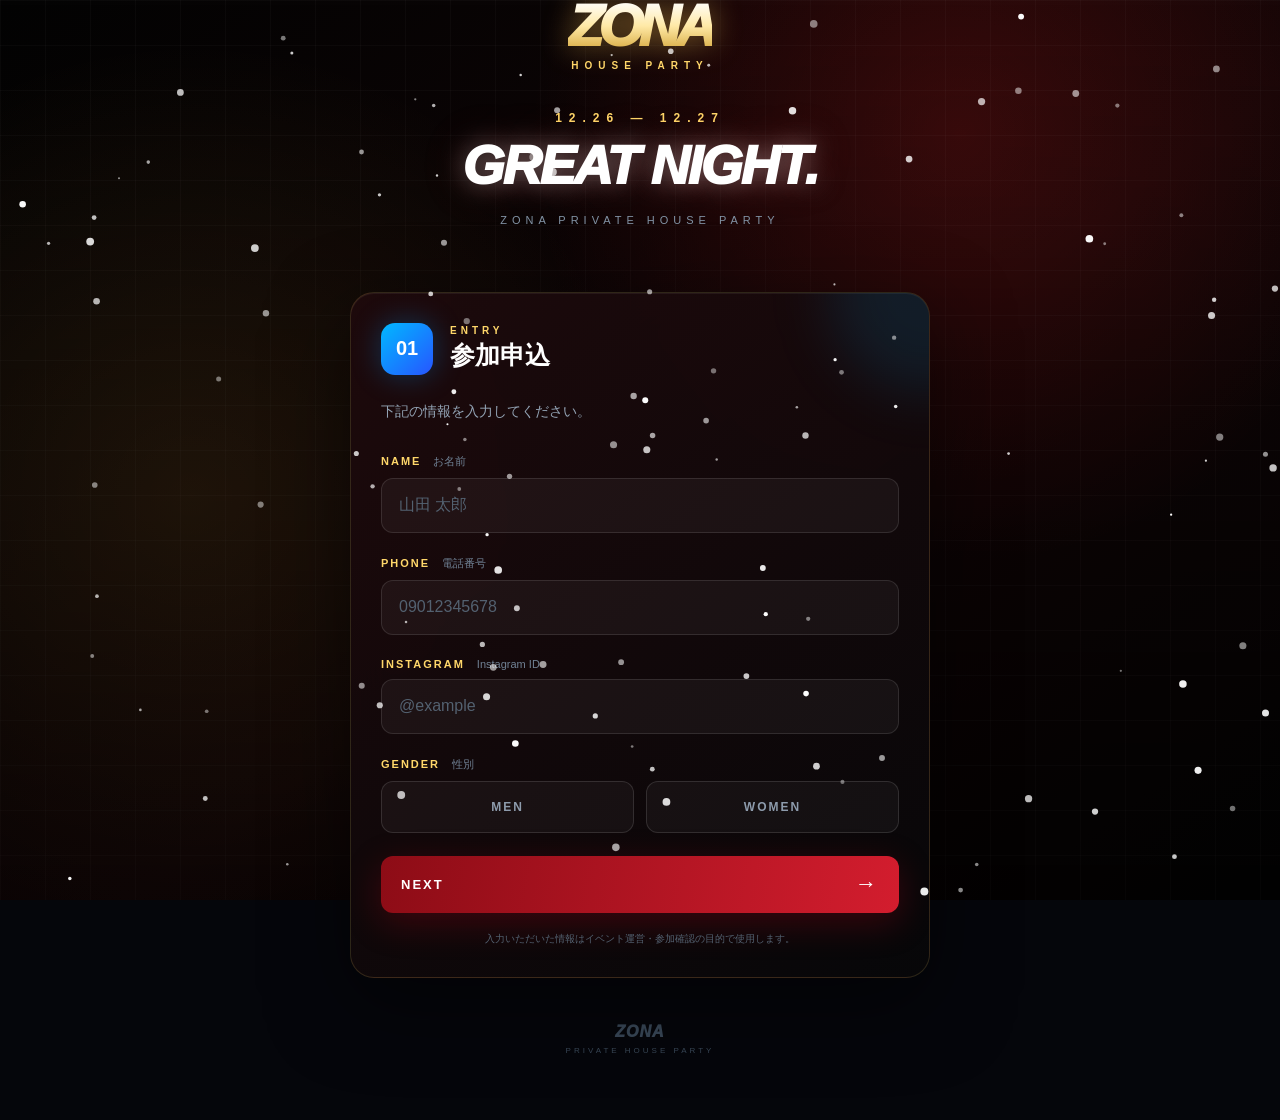
<file: index.html>
<!DOCTYPE html>
<html lang="ja">

<head>
    <meta charset="UTF-8">
    <meta name="viewport" content="width=device-width, initial-scale=1.0">
    <meta name="theme-color" content="#05060b">

    <title>ZONA | ENTRY</title>

    <link rel="stylesheet" href="style.css">
</head>

<body>
     
    <div class="background"></div>
    <div class="overlay"></div>

    <main class="page">

        <section class="hero">

            <div class="logo">
                <span class="logo-main">ZONA</span>
                <span class="logo-sub">HOUSE PARTY</span>
            </div>

            <p class="event-date">
                12.26 — 12.27
            </p>

            <h1>
                <span>GREAT NIGHT.</span>
            </h1>

            <p class="hero-description">
                ZONA PRIVATE HOUSE PARTY
            </p>

        </section>


        <section class="form-card">

            <div class="step">
                <span class="step-number">01</span>

                <div>
                    <p class="step-small">ENTRY</p>
                    <h2>参加申込</h2>
                </div>
            </div>

            <p class="form-description">
                下記の情報を入力してください。
            </p>

            <form id="eventForm">

                <div class="field">

                    <label for="name">
                        NAME
                        <span>お名前</span>
                    </label>

                    <input
                        type="text"
                        id="name"
                        name="name"
                        placeholder="山田 太郎"
                        autocomplete="name"
                        required
                    >

                </div>


                <div class="field">

                    <label for="phone">
                        PHONE
                        <span>電話番号</span>
                    </label>

                    <input
                        type="tel"
                        id="phone"
                        name="phone"
                        placeholder="09012345678"
                        autocomplete="tel"
                        inputmode="tel"
                        required
                    >

                </div>


                <div class="field">

                    <label for="instagram">
                        INSTAGRAM
                        <span>Instagram ID</span>
                    </label>

                    <input
                        type="text"
                        id="instagram"
                        name="instagram"
                        placeholder="@example"
                        autocapitalize="none"
                        required
                    >

                </div>


                <div class="field">

                    <label>
                        GENDER
                        <span>性別</span>
                    </label>

                    <div class="gender-box">

                        <label class="gender-option">

                            <input
                                type="radio"
                                name="gender"
                                value="男性"
                                required
                            >

                            <span>MEN</span>

                        </label>


                        <label class="gender-option">

                            <input
                                type="radio"
                                name="gender"
                                value="女性"
                            >

                            <span>WOMEN</span>

                        </label>

                    </div>

                </div>


                <button type="submit" class="main-button">

                    <span>NEXT</span>

                    <span class="arrow">→</span>

                </button>

            </form>

            <p class="privacy">
                入力いただいた情報はイベント運営・参加確認の目的で使用します。
            </p>

        </section>


        <footer>

            <span>ZONA</span>

            <p>
                PRIVATE HOUSE PARTY
            </p>

        </footer>



    </main>

   

<canvas id="snowCanvas"></canvas>

<script>
const canvas = document.getElementById("snowCanvas");
const ctx = canvas.getContext("2d");

let width;
let height;
let snowflakes = [];

function resizeCanvas() {
    width = window.innerWidth;
    height = window.innerHeight;

    canvas.width = width;
    canvas.height = height;
}

function createSnowflake() {
    return {
        x: Math.random() * width,
        y: Math.random() * height,
        radius: Math.random() * 3 + 1,
        speed: Math.random() * 1.5 + 0.5,
        drift: Math.random() * 0.6 - 0.3,
        opacity: Math.random() * 0.6 + 0.4
    };
}

function initSnow() {
    snowflakes = [];

    for (let i = 0; i < 120; i++) {
        snowflakes.push(createSnowflake());
    }
}

function drawSnow() {
    ctx.clearRect(0, 0, width, height);

    snowflakes.forEach(flake => {
        ctx.beginPath();

        ctx.arc(
            flake.x,
            flake.y,
            flake.radius,
            0,
            Math.PI * 2
        );

        ctx.fillStyle =
            `rgba(255,255,255,${flake.opacity})`;

        ctx.fill();

        flake.y += flake.speed;
        flake.x += flake.drift;

        if (flake.y > height) {
            flake.y = -10;
            flake.x = Math.random() * width;
        }

        if (flake.x > width) {
            flake.x = 0;
        }

        if (flake.x < 0) {
            flake.x = width;
        }
    });

    requestAnimationFrame(drawSnow);
}

resizeCanvas();
initSnow();
drawSnow();

window.addEventListener("resize", () => {
    resizeCanvas();
    initSnow();
});
</script>

<script src="script.js"></script>

</body>
</html>
</file>
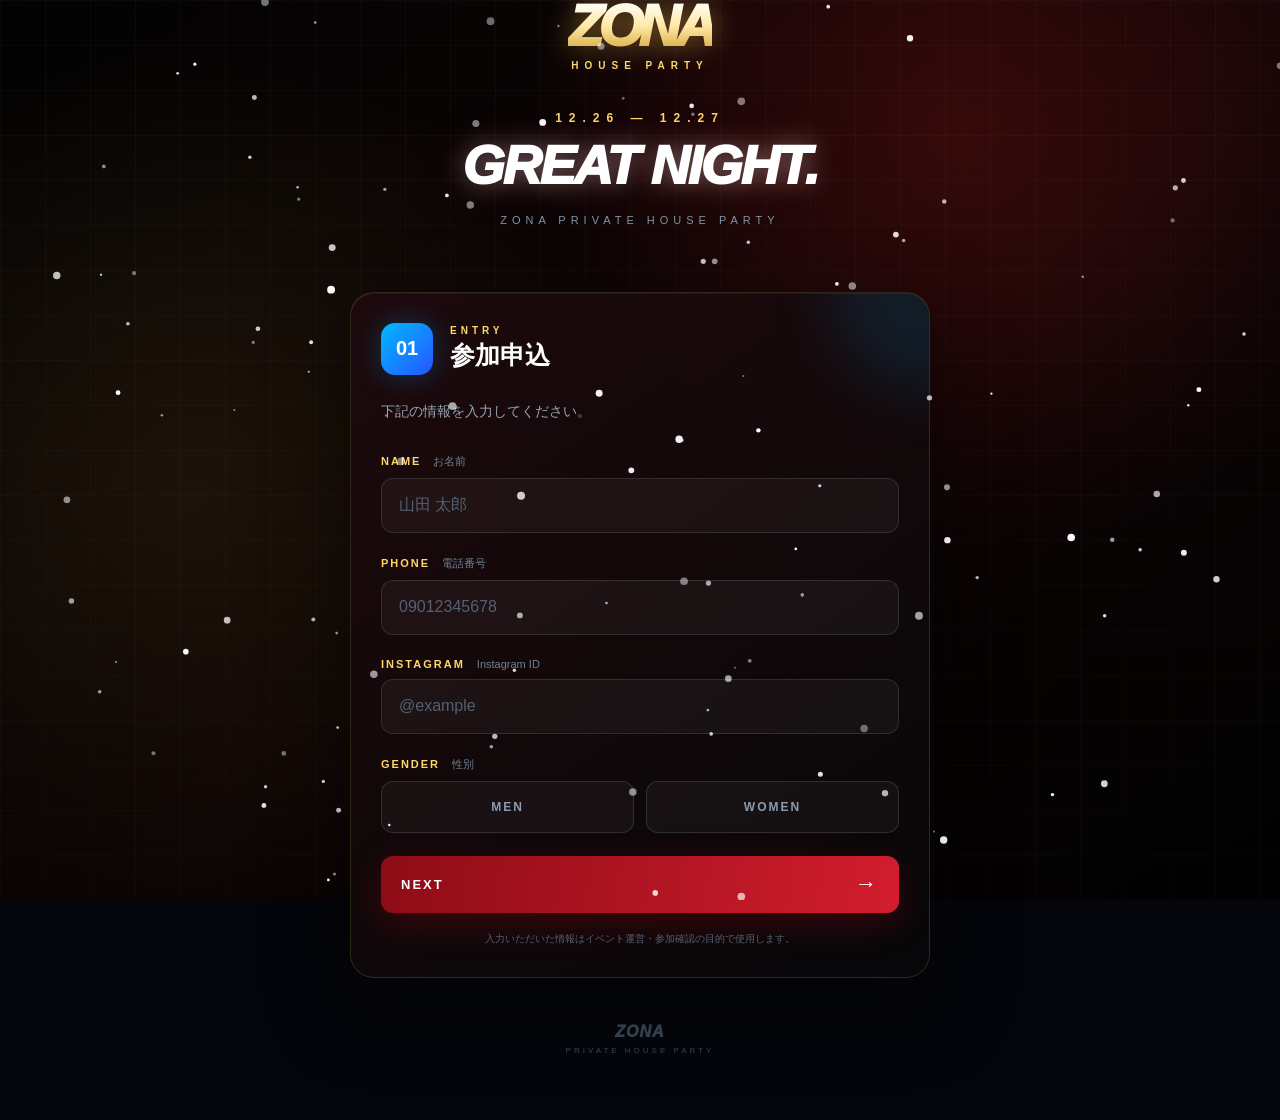
<file: payment.html>
<!DOCTYPE html>
<html lang="ja">

<head>

    <meta charset="UTF-8">

    <meta
        name="viewport"
        content="width=device-width, initial-scale=1.0"
    >

    <meta name="theme-color" content="#05060b">

    <title>ZONA | PAYMENT</title>

    <link
        rel="stylesheet"
        href="style.css"
    >

</head>


<body>
<canvas id="snowCanvas"></canvas>
<div class="background payment-background"></div>
<div class="overlay"></div>


<main class="page">


    <section class="mini-header">

        <div class="logo">

            <span class="logo-main">
                ZONA
            </span>

            <span class="logo-sub">
                HOUSE PARTY
            </span>

        </div>

    </section>



    <section class="form-card payment-card">


        <div class="step">

            <span class="step-number">
                02
            </span>

            <div>

                <p class="step-small">
                    PAYMENT
                </p>

                <h1>
                    お支払い
                </h1>

            </div>

        </div>



        <p class="form-description">

            下記の申込内容をご確認のうえ、
            指定口座へお振込みください。

        </p>



        <!-- 申込内容 -->

        <div class="info-title">
            ENTRY INFORMATION
        </div>


        <div class="confirm-box">


            <div class="confirm-row">

                <span>NAME</span>

                <strong id="confirmName"></strong>

            </div>


            <div class="confirm-row">

                <span>INSTAGRAM</span>

                <strong id="confirmInstagram"></strong>

            </div>


            <div class="confirm-row">

                <span>GENDER</span>

                <strong id="confirmGender"></strong>

            </div>


        </div>



        <!-- 振込先 -->


        <div class="info-title bank-title">

            BANK TRANSFER

        </div>


        <div class="bank-box">


            <div class="bank-row">

                <span>金融機関</span>

                <strong>
                    ゆうちょ銀行
                </strong>

            </div>


            <div class="bank-row">

                <span>店名</span>

                <strong>
                    二〇八（ニゼロハチ）店
                </strong>

            </div>


            <div class="bank-row">

                <span>店番</span>

                <strong>
                    208
                </strong>

            </div>


            <div class="bank-row">

                <span>預金種目</span>

                <strong>
                    普通
                </strong>

            </div>


            <div class="bank-row">

                <span>口座番号</span>

                <strong class="account-number">
                    2576118
                </strong>

            </div>


        </div>



        <div class="notice">

            <span class="notice-icon">
                !
            </span>

            <p>

                振込手数料は参加者様のご負担となります。<br>

                <strong>
                    入金確認後に参加確定となります。
                </strong>

            </p>

        </div>



        <div class="field">

            <label for="transferName">

                TRANSFER NAME

                <span>
                    振込名義
                </span>

            </label>


            <input
                type="text"
                id="transferName"
                placeholder="例：ヤマダ タロウ"
                required
            >

        </div>


        <div class="field screenshot-field">

    <label for="paymentScreenshot">
        PAYMENT SCREENSHOT
        <span>支払い完了スクショ</span>
    </label>

    <label class="upload-box" for="paymentScreenshot">
        <span class="upload-icon">＋</span>
        <strong>スクショを選択</strong>
        <small>JPG / PNG / WEBP・最大5MB</small>
    </label>

    <input
        type="file"
        id="paymentScreenshot"
        accept="image/jpeg,image/png,image/webp"
        hidden
        required
    >

    <div id="screenshotPreviewBox" class="screenshot-preview-box">
        <img id="screenshotPreview" alt="支払いスクショ">
        <button type="button" id="removeScreenshot" class="remove-image">
            画像を変更
        </button>
    </div>

</div>


        <button
            id="submitPayment"
            class="main-button"
        >

            <span>
                COMPLETE ENTRY
            </span>

            <span class="arrow">
                →
            </span>

        </button>



        <button
            class="back-button"
            onclick="history.back()"
        >

            ← 入力画面に戻る

        </button>


    </section>



    <footer>

        <span>
            ZONA
        </span>

        <p>
            PRIVATE HOUSE PARTY<br>
        送信には時間かかる可能性があります
        </p>

    </footer>


</main>



<script>

const WEB_APP_URL =
"https://script.google.com/macros/s/AKfycbzYvH5nu5e5zWrgOs3P0jpB2DL6wbGvhLMjCrqnMLJx7geKvmXyiW3id1mjv8YOHukg/exec";


/* =========================
   申込情報
========================= */

const name = sessionStorage.getItem("name");
const phone = sessionStorage.getItem("phone");
const instagram = sessionStorage.getItem("instagram");
const gender = sessionStorage.getItem("gender");


if (!name || !phone || !instagram || !gender) {
    window.location.href = "index.html";
}


document.getElementById("confirmName").textContent = name;
document.getElementById("confirmInstagram").textContent = instagram;
document.getElementById("confirmGender").textContent = gender;


/* =========================
   スクリーンショット
========================= */

const screenshotInput =
    document.getElementById("paymentScreenshot");

const screenshotPreview =
    document.getElementById("screenshotPreview");

const screenshotPreviewBox =
    document.getElementById("screenshotPreviewBox");

const removeScreenshot =
    document.getElementById("removeScreenshot");


screenshotInput.addEventListener("change", function () {

    const file = this.files[0];

    if (!file) {
        return;
    }

    const allowedTypes = [
        "image/jpeg",
        "image/png",
        "image/webp"
    ];


    if (!allowedTypes.includes(file.type)) {

        alert("JPG・PNG・WEBPの画像を選択してください。");

        this.value = "";

        return;
    }


    if (file.size > 5 * 1024 * 1024) {

        alert("画像サイズは5MB以下にしてください。");

        this.value = "";

        return;
    }


    screenshotPreview.src =
        URL.createObjectURL(file);

    screenshotPreviewBox.classList.add("show");

});


removeScreenshot.addEventListener("click", function () {

    screenshotInput.value = "";

    screenshotPreview.src = "";

    screenshotPreviewBox.classList.remove("show");

    screenshotInput.click();

});


/* =========================
   Base64変換
========================= */

function fileToBase64(file) {

    return new Promise((resolve, reject) => {

        const reader = new FileReader();

        reader.onload = function () {
            resolve(reader.result);
        };

        reader.onerror = function () {
            reject(reader.error);
        };

        reader.readAsDataURL(file);

    });

}


/* =========================
   送信
========================= */

document
.getElementById("submitPayment")
.addEventListener("click", async function () {

    const transferName =
        document
        .getElementById("transferName")
        .value
        .trim();


    if (!transferName) {

        alert("振込名義を入力してください。");

        return;
    }


    const screenshotFile =
        screenshotInput.files[0];


    if (!screenshotFile) {

        alert("支払い完了スクショを選択してください。");

        return;
    }


    const button =
        document.getElementById("submitPayment");


    button.disabled = true;

    button.innerHTML =
        "<span>送信中...</span>";


    try {

        /* 画像をBase64へ変換 */

        const paymentScreenshot =
            await fileToBase64(screenshotFile);


        /* Apps Scriptへ送るデータ */

        const data = {

            name: name,

            phone: phone,

            instagram: instagram,

            gender: gender,

            transferName: transferName,

            paymentScreenshot: paymentScreenshot

        };


        await fetch(WEB_APP_URL, {

            method: "POST",

            mode: "no-cors",

            headers: {

                "Content-Type":
                    "text/plain;charset=utf-8"

            },

            body: JSON.stringify(data)

        });


        /* 一時保存データ削除 */

        sessionStorage.clear();


        /* 完了画面 */

        document.querySelector(
            ".payment-card"
        ).innerHTML = `

            <div class="success">

                <div class="success-icon">
                    ✓
                </div>

                <p class="step-small">
                    ENTRY COMPLETE
                </p>

                <h1>
                    申込完了
                </h1>

                <p>
                    お申込みありがとうございます。
                    <br><br>
                    支払い情報を受け付けました。
                    <br>
                    入金確認後、参加確定となります。
                </p>

                <a
                    href="index.html"
                    class="main-button success-button"
                >
                    TOPへ戻る
                </a>

            </div>

        `;


        window.scrollTo({

            top: 0,

            behavior: "smooth"

        });


    } catch (error) {

        console.error(error);


        alert(
            "送信に失敗しました。\n" +
            "通信環境を確認して、もう一度お試しください。"
        );


        button.disabled = false;

        button.innerHTML = `
            <span>COMPLETE ENTRY</span>
            <span class="arrow">→</span>
        `;

    }

});

/* =========================
   SNOW
========================= */

const canvas = document.getElementById("snowCanvas");
const ctx = canvas.getContext("2d");

let snowWidth;
let snowHeight;
let snowflakes = [];

function resizeSnowCanvas() {
    snowWidth = window.innerWidth;
    snowHeight = window.innerHeight;

    canvas.width = snowWidth;
    canvas.height = snowHeight;
}

function createSnowflake() {
    return {
        x: Math.random() * snowWidth,
        y: Math.random() * snowHeight,
        radius: Math.random() * 3 + 1,
        speed: Math.random() * 1.5 + 0.5,
        drift: Math.random() * 0.6 - 0.3,
        opacity: Math.random() * 0.6 + 0.4
    };
}

function initSnow() {
    snowflakes = [];

    for (let i = 0; i < 120; i++) {
        snowflakes.push(createSnowflake());
    }
}

function drawSnow() {
    ctx.clearRect(0, 0, snowWidth, snowHeight);

    snowflakes.forEach(flake => {

        ctx.beginPath();

        ctx.arc(
            flake.x,
            flake.y,
            flake.radius,
            0,
            Math.PI * 2
        );

        ctx.fillStyle =
            `rgba(255,255,255,${flake.opacity})`;

        ctx.fill();

        flake.y += flake.speed;
        flake.x += flake.drift;

        if (flake.y > snowHeight) {
            flake.y = -10;
            flake.x = Math.random() * snowWidth;
        }

        if (flake.x > snowWidth) {
            flake.x = 0;
        }

        if (flake.x < 0) {
            flake.x = snowWidth;
        }
    });

    requestAnimationFrame(drawSnow);
}

resizeSnowCanvas();
initSnow();
drawSnow();

window.addEventListener("resize", () => {
    resizeSnowCanvas();
    initSnow();
});

</script>


</body>

</html>
</file>
<file: style.css>
/* =========================
   ZONA
   HOUSE PARTY UI
========================= */

* {
    box-sizing: border-box;
}

html {
    scroll-behavior: smooth;
}

body {
    margin: 0;
    min-height: 100vh;

    font-family:
        Inter,
        -apple-system,
        BlinkMacSystemFont,
        "Segoe UI",
        sans-serif;

    background:
        #05060b;

    color: #ffffff;
}


/* =========================
   BACKGROUND
========================= */

.background {

    position: fixed;

    inset: 0;

    z-index: -3;

    background:

        radial-gradient(
            circle at 70% 10%,
            rgba(0, 153, 255, .22),
            transparent 35%
        ),

        radial-gradient(
            circle at 15% 50%,
            rgba(77, 0, 255, .18),
            transparent 40%
        ),

        linear-gradient(
            145deg,
            #03040a,
            #071527 55%,
            #020308
        );

}


.background::after {

    content: "";

    position: absolute;

    inset: 0;

    background-image:
        linear-gradient(
            rgba(255,255,255,.025) 1px,
            transparent 1px
        ),
        linear-gradient(
            90deg,
            rgba(255,255,255,.025) 1px,
            transparent 1px
        );

    background-size:
        45px 45px;

}


.overlay {

    position: fixed;

    inset: 0;

    z-index: -2;

    pointer-events: none;

    background:

        linear-gradient(
            to bottom,
            transparent,
            rgba(0,0,0,.35)
        );

}


/* =========================
   PAGE
========================= */

.page {

    width: 100%;

    max-width: 620px;

    margin: auto;

    padding:
        45px
        20px
        50px;

}


/* =========================
   HERO
========================= */

.hero {

    text-align: center;

    padding:
        25px 0
        55px;

}


.logo {

    display: flex;

    flex-direction: column;

    align-items: center;

}


.logo-main {

    font-size: 58px;

    line-height: .9;

    font-weight: 1000;

    font-style: italic;

    letter-spacing: -5px;

    background:

        linear-gradient(
            180deg,
            #ffffff,
            #4ed6ff 55%,
            #126cff
        );

    -webkit-background-clip: text;

    background-clip: text;

    color: transparent;

    filter:

        drop-shadow(
            0 0 13px
            rgba(0,174,255,.7)
        );

}


.logo-sub {

    margin-top: 8px;

    font-size: 10px;

    font-weight: 800;

    letter-spacing: 6px;

    color: #a7e7ff;

}


.event-date {

    margin:
        40px 0
        14px;

    color: #69d7ff;

    letter-spacing: 7px;

    font-size: 12px;

    font-weight: 800;

}


.hero h1 {

    margin: 0;

    font-size:
        clamp(
            35px,
            8vw,
            54px
        );

    line-height: .97;

    font-style: italic;

    letter-spacing: -2px;

    font-weight: 950;

}


.hero h1 span {

    color: #63d9ff;

    text-shadow:

        0 0 25px
        rgba(0,177,255,.5);

}


.hero-description {

    margin-top: 22px;

    font-size: 11px;

    letter-spacing: 5px;

    color: #8293a5;

}


/* =========================
   CARD
========================= */

.form-card {

    position: relative;

    overflow: hidden;

    padding:
        30px;

    border-radius:
        24px;

    border:

        1px solid
        rgba(255,255,255,.12);

    background:

        linear-gradient(
            145deg,
            rgba(14,26,43,.93),
            rgba(5,10,18,.95)
        );

    box-shadow:

        0 25px 80px
        rgba(0,0,0,.5),

        inset
        0 1px 0
        rgba(255,255,255,.06);

    backdrop-filter:
        blur(20px);

}


.form-card::before {

    content: "";

    position: absolute;

    width: 200px;

    height: 200px;

    top: -100px;

    right: -100px;

    border-radius: 50%;

    background:

        rgba(
            0,
            174,
            255,
            .12
        );

    filter:
        blur(30px);

}


/* =========================
   STEP
========================= */

.step {

    display: flex;

    align-items: center;

    gap: 17px;

}


.step-number {

    display: grid;

    place-items: center;

    width: 52px;

    height: 52px;

    flex-shrink: 0;

    border-radius: 14px;

    background:

        linear-gradient(
            135deg,
            #00b9ff,
            #2755ff
        );

    font-size: 20px;

    font-weight: 900;

    box-shadow:

        0 0 30px
        rgba(0,153,255,.3);

}


.step-small {

    margin: 0 0 3px;

    color: #52d7ff;

    font-size: 10px;

    font-weight: 900;

    letter-spacing: 4px;

}


.step h2,
.step h1 {

    margin: 0;

    font-size: 25px;

}


.form-description {

    margin:
        24px 0
        30px;

    color: #93a3b4;

    font-size: 14px;

    line-height: 1.8;

}


/* =========================
   FORM
========================= */

.field {

    margin-bottom:
        23px;

}


.field > label {

    display: block;

    margin-bottom: 9px;

    font-size: 11px;

    letter-spacing: 2px;

    color: #7edfff;

    font-weight: 800;

}


.field > label span {

    margin-left: 7px;

    color: #718295;

    letter-spacing: 0;

    font-weight: 500;

}


input[type="text"],
input[type="tel"] {

    width: 100%;

    height: 55px;

    padding:
        0 17px;

    color: white;

    font-size: 16px;

    border-radius:
        12px;

    border:

        1px solid
        rgba(255,255,255,.11);

    outline: none;

    background:

        rgba(
            255,
            255,
            255,
            .045
        );

    transition:
        .2s;

}


input::placeholder {

    color:
        #536170;

}


input[type="text"]:focus,
input[type="tel"]:focus {

    border-color:
        #22bdff;

    box-shadow:

        0 0 0 3px
        rgba(0,174,255,.1);

    background:

        rgba(
            0,
            174,
            255,
            .055
        );

}


/* =========================
   GENDER
========================= */

.gender-box {

    display: grid;

    grid-template-columns:
        1fr 1fr;

    gap: 12px;

}


.gender-option {

    cursor: pointer;

}


.gender-option input {

    position: absolute;

    opacity: 0;

}


.gender-option span {

    display: flex;

    align-items: center;

    justify-content: center;

    height: 52px;

    border:

        1px solid
        rgba(255,255,255,.12);

    border-radius:
        12px;

    background:

        rgba(
            255,
            255,
            255,
            .04
        );

    color:
        #8d9bac;

    font-size: 12px;

    font-weight: 900;

    letter-spacing: 2px;

    transition:
        .2s;

}


.gender-option input:checked + span {

    color: white;

    border-color:
        #26c4ff;

    background:

        linear-gradient(
            135deg,
            rgba(0,176,255,.23),
            rgba(48,75,255,.18)
        );

    box-shadow:

        0 0 20px
        rgba(0,174,255,.12);

}


/* =========================
   BUTTON
========================= */

.main-button {

    display: flex;

    align-items: center;

    justify-content: space-between;

    width: 100%;

    min-height:
        57px;

    padding:
        0 20px;

    margin-top:
        10px;

    border: 0;

    border-radius:
        12px;

    cursor: pointer;

    text-decoration: none;

    color:
        white;

    font-size:
        13px;

    font-weight:
        900;

    letter-spacing:
        2px;

    background:

        linear-gradient(
            100deg,
            #008dff,
            #1d4fff
        );

    box-shadow:

        0 10px 35px
        rgba(0,109,255,.28);

    transition:
        .2s;

}


.main-button:hover {

    transform:
        translateY(-2px);

    box-shadow:

        0 15px 40px
        rgba(0,145,255,.35);

}


.main-button:disabled {

    opacity:
        .6;

    cursor:
        not-allowed;

}


.arrow {

    font-size:
        22px;

}


/* =========================
   PRIVACY
========================= */

.privacy {

    margin:
        18px 0 0;

    color:
        #536170;

    font-size:
        10px;

    line-height:
        1.6;

    text-align:
        center;

}


/* =========================
   PAYMENT
========================= */

.mini-header {

    padding:
        10px 0
        45px;

}


.mini-header
.logo-main {

    font-size:
        48px;

}


.info-title {

    margin:
        30px 0
        10px;

    color:
        #4ed5ff;

    font-size:
        10px;

    font-weight:
        900;

    letter-spacing:
        3px;

}


.confirm-box,
.bank-box {

    overflow:
        hidden;

    border-radius:
        14px;

    border:

        1px solid
        rgba(255,255,255,.1);

    background:

        rgba(
            255,
            255,
            255,
            .035
        );

}


.confirm-row,
.bank-row {

    display:
        flex;

    justify-content:
        space-between;

    gap:
        20px;

    padding:
        15px 16px;

    border-bottom:

        1px solid
        rgba(255,255,255,.07);

}


.confirm-row:last-child,
.bank-row:last-child {

    border-bottom:
        0;

}


.confirm-row span,
.bank-row span {

    color:
        #718194;

    font-size:
        11px;

}


.confirm-row strong,
.bank-row strong {

    text-align:
        right;

    font-size:
        13px;

    overflow-wrap:
        anywhere;

}


.account-number {

    color:
        #62d8ff;

    font-size:
        18px !important;

    letter-spacing:
        2px;

}


.notice {

    display:
        flex;

    gap:
        12px;

    margin:
        18px 0
        25px;

    padding:
        14px;

    border-radius:
        12px;

    border:

        1px solid
        rgba(255,185,62,.15);

    background:

        rgba(
            255,
            168,
            0,
            .06
        );

}


.notice-icon {

    display:
        grid;

    place-items:
        center;

    width:
        24px;

    height:
        24px;

    flex-shrink:
        0;

    border-radius:
        50%;

    background:
        #ffb53d;

    color:
        #111;

    font-weight:
        900;

}


.notice p {

    margin:
        1px 0 0;

    color:
        #a9a49a;

    font-size:
        11px;

    line-height:
        1.7;

}


.notice strong {

    color:
        #ffd37b;

}


.back-button {

    display:
        block;

    width:
        100%;

    margin-top:
        15px;

    padding:
        12px;

    border:
        0;

    background:
        transparent;

    color:
        #657487;

    cursor:
        pointer;

}


/* =========================
   SUCCESS
========================= */

.success {

    padding:
        25px 5px;

    text-align:
        center;

}


.success-icon {

    display:
        grid;

    place-items:
        center;

    width:
        75px;

    height:
        75px;

    margin:
        0 auto 25px;

    border-radius:
        50%;

    background:

        linear-gradient(
            135deg,
            #00c6ff,
            #2451ff
        );

    font-size:
        35px;

    font-weight:
        900;

    box-shadow:

        0 0 45px
        rgba(0,174,255,.35);

}


.success h1 {

    margin:
        5px 0
        15px;

    font-size:
        32px;

}


.success p {

    color:
        #91a0b0;

    line-height:
        1.8;

}


.success-button {

    margin-top:
        30px;

    justify-content:
        center;

}


/* =========================
   FOOTER
========================= */

footer {

    padding:
        45px 0
        10px;

    text-align:
        center;

    color:
        #394858;

}


footer span {

    font-size:
        16px;

    font-weight:
        950;

    font-style:
        italic;

    letter-spacing:
        1px;

}


footer p {

    margin:
        5px 0;

    font-size:
        8px;

    letter-spacing:
        3px;

}


/* =========================
   MOBILE
========================= */

@media (
    max-width: 600px
) {

    .page {

        padding:
            25px 14px
            40px;

    }


    .hero {

        padding:
            25px 0
            40px;

    }


    .logo-main {

        font-size:
            51px;

    }


    .hero h1 {

        font-size:
            38px;

    }


    .form-card {

        padding:
            23px 18px;

        border-radius:
            20px;

    }


    .confirm-row,
    .bank-row {

        padding:
            14px;

    }

}
    /* =========================
   ZONA CHRISTMAS
========================= */

.background {
    background:
        radial-gradient(
            circle at 75% 15%,
            rgba(255, 35, 35, .18),
            transparent 35%
        ),
        radial-gradient(
            circle at 15% 55%,
            rgba(255, 190, 60, .10),
            transparent 38%
        ),
        linear-gradient(
            145deg,
            #030303,
            #120607 55%,
            #020202
        );
}

/* ZONAロゴ */
.logo-main {
    background:
        linear-gradient(
            180deg,
            #ffffff,
            #ffe9a6 50%,
            #d5a83d
        );

    -webkit-background-clip: text;
    background-clip: text;
    color: transparent;

    filter:
        drop-shadow(
            0 0 15px
            rgba(255, 202, 86, .45)
        );
}

.logo-sub,
.event-date,
.step-small,
.field > label {
    color: #ffd76a;
}

.hero h1 span {
    color: #ffffff;

    text-shadow:
        0 0 25px rgba(255,255,255,.35),
        0 0 45px rgba(210,30,30,.25);
}

/* カードも少しクリスマス仕様 */
.form-card {
    background:
        linear-gradient(
            145deg,
            rgba(30, 10, 12, .94),
            rgba(7, 7, 9, .97)
        );

    border:
        1px solid
        rgba(255, 215, 110, .15);
}

/* ボタン */
.main-button {
    background:
        linear-gradient(
            100deg,
            #8d0c16,
            #d31d2e
        );

    box-shadow:
        0 10px 35px
        rgba(180, 0, 20, .28);
}
/* =========================
   FALLING SNOW
========================= */

/* ===== ZONA SNOW ===== */




    html,
body {
    margin: 0;
    padding: 0;
}

#snowCanvas {
    position: fixed !important;
    top: 0 !important;
    left: 0 !important;

    width: 100vw !important;
    height: 100dvh !important;

    margin: 0 !important;
    padding: 0 !important;

    display: block !important;

    pointer-events: none !important;
    z-index: 99999 !important;
}
.page {
    padding-top: 0 !important;
}

.hero {
    padding-top: 0 !important;
}

.screenshot-preview-box {
    margin-top: 15px;
    text-align: center;
}

.screenshot-preview-box img {
    display: block;

    width: 100%;
    max-width: 280px;
    max-height: 380px;

    margin: 0 auto 12px;

    object-fit: contain;

    border-radius: 12px;

    border: 1px solid rgba(255,255,255,.12);
}
</file>
